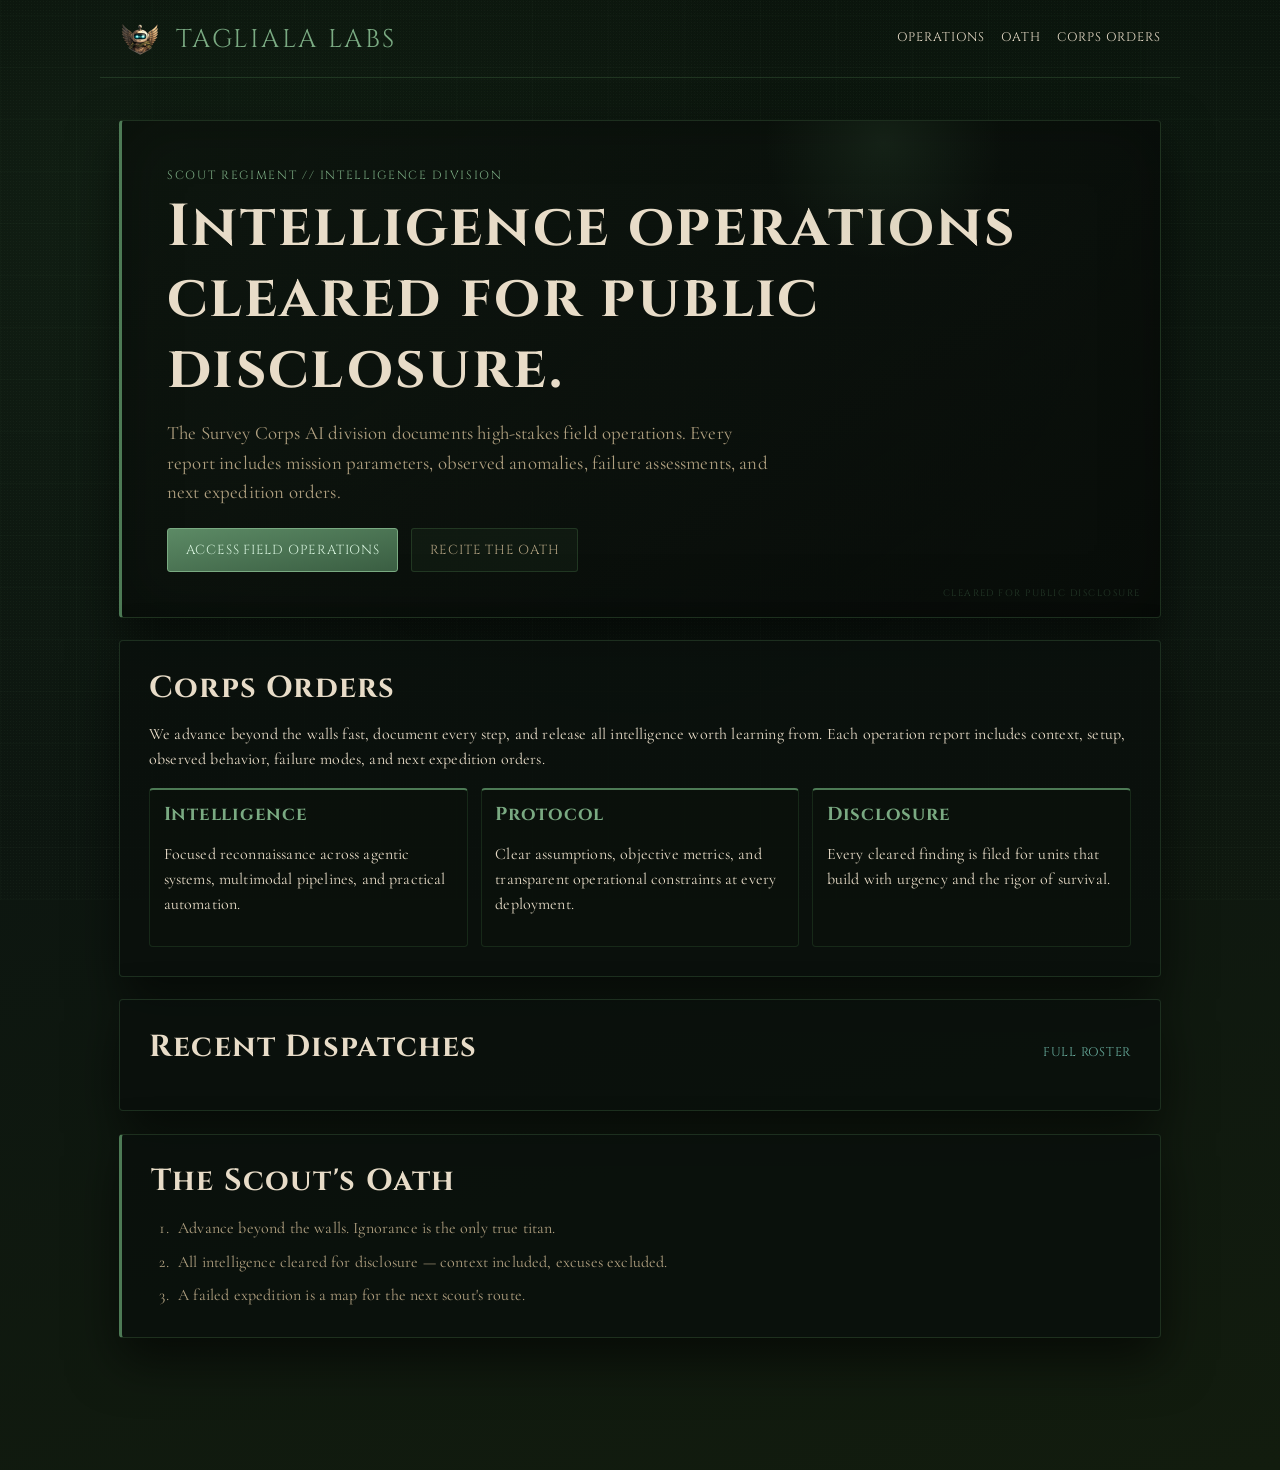
<file: index.html>
<!DOCTYPE html>
<html lang="en">
<head>
  <meta charset="UTF-8" />
  <meta name="viewport" content="width=device-width, initial-scale=1.0" />
  <title>Tagliala Labs | AI Experiments</title>
  <meta name="description" content="Tagliala Labs publishes cinematic AI experiments, field notes, and prototype reports." />
  <meta property="og:title" content="Tagliala Labs" />
  <meta property="og:description" content="Experimental AI work logs and prototype archives from Tagliala Labs." />
  <meta property="og:type" content="website" />
  <meta property="og:url" content="https://tagliala-labs.github.io/" />
  <link rel="preconnect" href="https://fonts.googleapis.com" />
  <link rel="preconnect" href="https://fonts.gstatic.com" crossorigin />
  <link href="https://fonts.googleapis.com/css2?family=Cinzel:wght@500;700;800&family=Cormorant+Garamond:wght@400;600;700&display=swap" rel="stylesheet" />
  <link rel="stylesheet" href="assets/css/style.css" />
</head>
<body>
  <div class="wall-texture" aria-hidden="true"></div>
  <header class="site-header reveal">
    <a class="brand" href="/" aria-label="Tagliala Labs home">
      <img src="assets/img/logo.png" class="brand-logo" width="42" height="42" alt="Tagliala Labs logo" />
      <span class="brand-text">Tagliala Labs</span>
    </a>
    <nav>
      <a href="/experiments/">Operations</a>
      <a href="#oath">Oath</a>
      <a href="#corps-orders">Corps Orders</a>
    </nav>
  </header>

  <main>
    <section class="hero reveal">
      <p class="eyebrow">Scout Regiment // Intelligence Division</p>
      <h1>Intelligence operations cleared for public disclosure.</h1>
      <p class="lead">
        The Survey Corps AI division documents high-stakes field operations. Every report includes mission parameters,
        observed anomalies, failure assessments, and next expedition orders.
      </p>
      <div class="hero-actions">
        <a class="btn btn-primary" href="/experiments/">Access Field Operations</a>
        <a class="btn btn-ghost" href="#oath">Recite the Oath</a>
      </div>
    </section>

    <section id="corps-orders" class="panel reveal">
      <h2>Corps Orders</h2>
      <p>
        We advance beyond the walls fast, document every step, and release all intelligence worth learning from.
        Each operation report includes context, setup, observed behavior, failure modes, and next expedition orders.
      </p>
      <div class="stat-grid">
        <article>
          <h3>Intelligence</h3>
          <p>Focused reconnaissance across agentic systems, multimodal pipelines, and practical automation.</p>
        </article>
        <article>
          <h3>Protocol</h3>
          <p>Clear assumptions, objective metrics, and transparent operational constraints at every deployment.</p>
        </article>
        <article>
          <h3>Disclosure</h3>
          <p>Every cleared finding is filed for units that build with urgency and the rigor of survival.</p>
        </article>
      </div>
    </section>

    <section class="featured reveal">
      <div class="section-head">
        <h2>Recent Dispatches</h2>
        <a href="/experiments/" class="text-link">Full Roster</a>
      </div>
      <div id="featured-experiments" class="card-grid" data-limit="3"></div>
    </section>

    <section id="oath" class="manifesto reveal">
      <h2>The Scout's Oath</h2>
      <ol>
        <li>Advance beyond the walls. Ignorance is the only true titan.</li>
        <li>All intelligence cleared for disclosure — context included, excuses excluded.</li>
        <li>A failed expedition is a map for the next scout's route.</li>
      </ol>
    </section>
  </main>

  <footer class="site-footer reveal">
    <p>Survey Corps Intelligence // Tagliala Labs</p>
    <p><a href="/experiments/">Enter the dispatch roster</a></p>
  </footer>

  <script type="module" src="assets/js/main.js"></script>
</body>
</html>
</file>
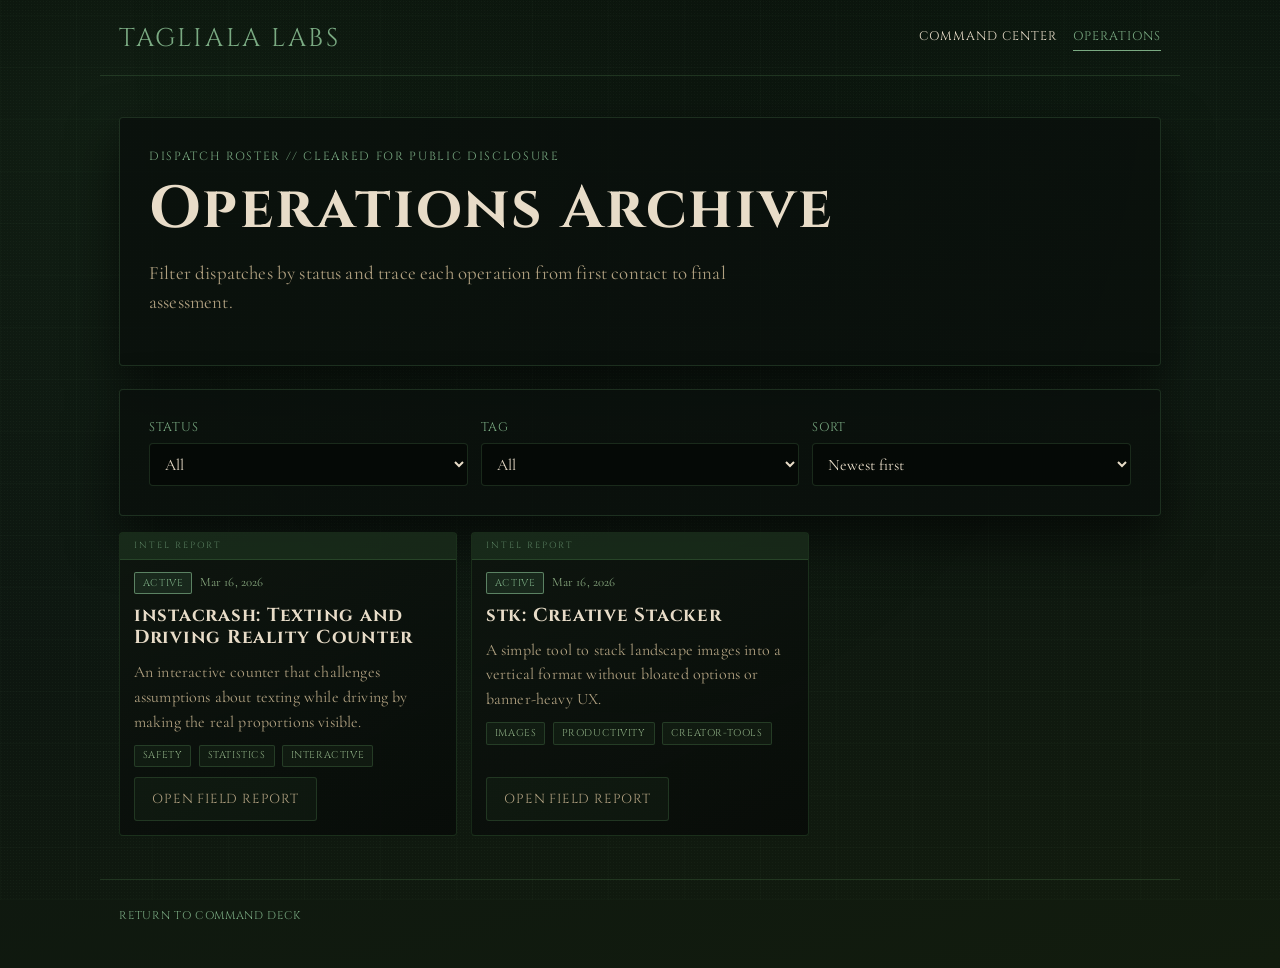
<file: experiments/index.html>
<!DOCTYPE html>
<html lang="en">
<head>
  <meta charset="UTF-8" />
  <meta name="viewport" content="width=device-width, initial-scale=1.0" />
  <title>Experiments | Tagliala Labs</title>
  <meta name="description" content="All published AI experiments from Tagliala Labs." />
  <link rel="preconnect" href="https://fonts.googleapis.com" />
  <link rel="preconnect" href="https://fonts.gstatic.com" crossorigin />
  <link href="https://fonts.googleapis.com/css2?family=Cinzel:wght@500;700;800&family=Cormorant+Garamond:wght@400;600;700&display=swap" rel="stylesheet" />
  <link rel="stylesheet" href="/assets/css/style.css" />
</head>
<body>
  <div class="wall-texture" aria-hidden="true"></div>
  <header class="site-header compact reveal">
    <a class="brand" href="/" aria-label="Tagliala Labs home">
      <span class="brand-text">Tagliala Labs</span>
    </a>
    <nav>
      <a href="/">Command Center</a>
      <a href="/experiments/" aria-current="page">Operations</a>
    </nav>
  </header>

  <main class="archive-main">
    <section class="archive-head reveal">
      <p class="eyebrow">Dispatch Roster // Cleared for Public Disclosure</p>
      <h1>Operations Archive</h1>
      <p class="lead">Filter dispatches by status and trace each operation from first contact to final assessment.</p>
    </section>

    <section class="filters reveal" aria-label="Operation filters">
      <label>
        Status
        <select id="status-filter">
          <option value="all">All</option>
        </select>
      </label>
      <label>
        Tag
        <select id="tag-filter">
          <option value="all">All</option>
        </select>
      </label>
      <label>
        Sort
        <select id="sort-filter">
          <option value="newest">Newest first</option>
          <option value="oldest">Oldest first</option>
        </select>
      </label>
    </section>

    <section class="reveal">
      <div id="archive-list" class="card-grid"></div>
      <p id="archive-empty" class="empty-state" hidden>No operations match these parameters.</p>
    </section>
  </main>

  <footer class="site-footer reveal">
    <p><a href="/">Return to command deck</a></p>
  </footer>

  <script type="module" src="/assets/js/main.js"></script>
  <script type="module" src="/assets/js/experiments.js"></script>
</body>
</html>
</file>
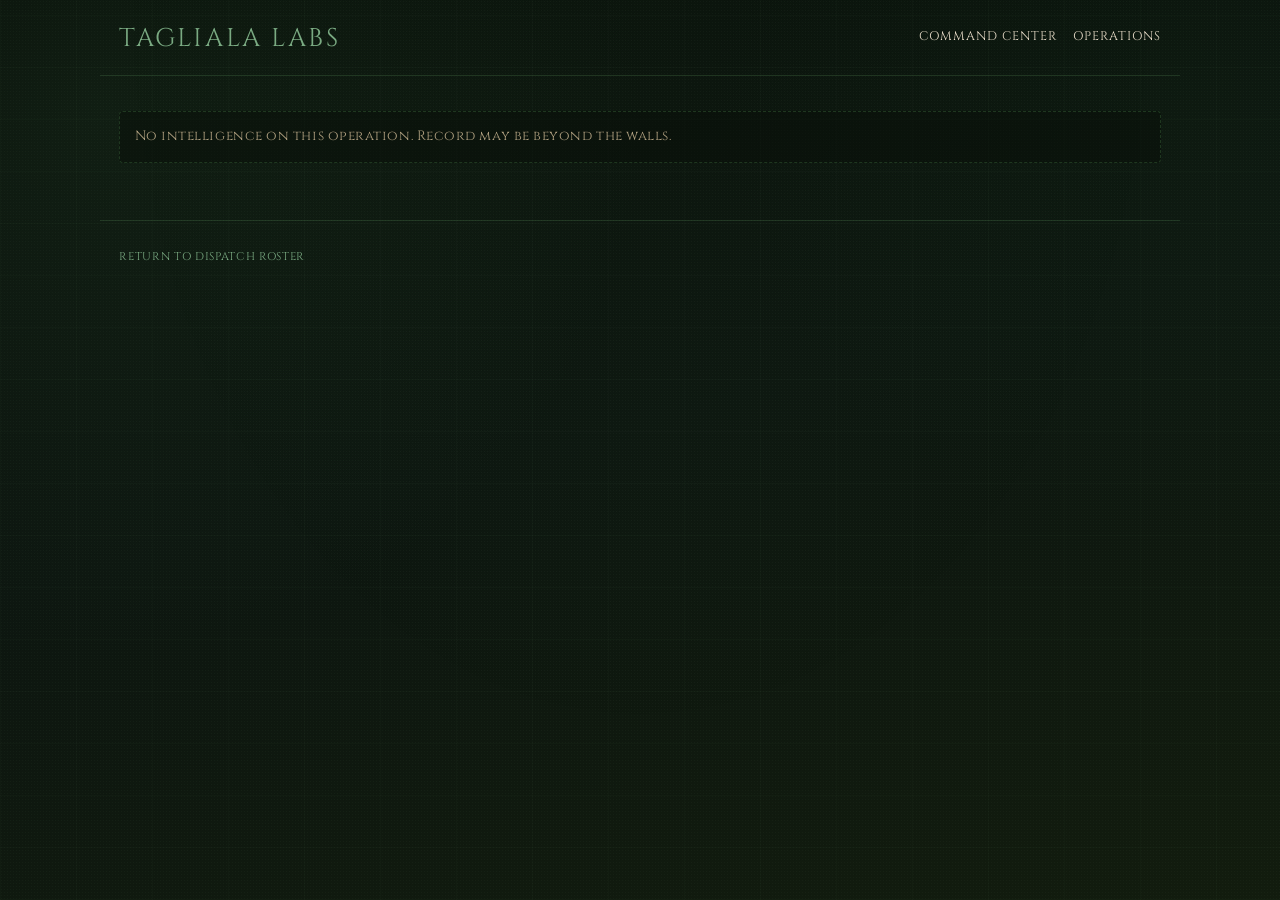
<file: experiment.html>
<!DOCTYPE html>
<html lang="en">
<head>
  <meta charset="UTF-8" />
  <meta name="viewport" content="width=device-width, initial-scale=1.0" />
  <title>Experiment | Tagliala Labs</title>
  <meta name="description" content="Detailed AI experiment report from Tagliala Labs." />
  <link rel="preconnect" href="https://fonts.googleapis.com" />
  <link rel="preconnect" href="https://fonts.gstatic.com" crossorigin />
  <link href="https://fonts.googleapis.com/css2?family=Cinzel:wght@500;700;800&family=Cormorant+Garamond:wght@400;600;700&display=swap" rel="stylesheet" />
  <link rel="stylesheet" href="/assets/css/style.css" />
</head>
<body>
  <div class="wall-texture" aria-hidden="true"></div>
  <header class="site-header compact reveal">
    <a class="brand" href="/" aria-label="Tagliala Labs home">
      <span class="brand-text">Tagliala Labs</span>
    </a>
    <nav>
      <a href="/">Command Center</a>
      <a href="/experiments/">Operations</a>
    </nav>
  </header>

  <main class="detail-main">
    <article id="experiment-detail" class="experiment-detail reveal" aria-live="polite"></article>
    <p id="detail-error" class="empty-state" hidden>No intelligence on this operation. Record may be beyond the walls.</p>
  </main>

  <footer class="site-footer reveal">
    <p><a href="/experiments/">Return to dispatch roster</a></p>
  </footer>

  <script type="module" src="/assets/js/main.js"></script>
  <script type="module" src="/assets/js/experiments.js"></script>
</body>
</html>
</file>
<file: assets/css/style.css>
:root {
  --bg-night: #080d0a;
  --bg-iron: #101812;
  --bg-smoke: #192416;
  --ink-light: #e8dcc8;
  --ink-muted: #b0a080;
  --accent-corps: #4d7a55;
  --accent-corps-light: #7aaa82;
  --accent-teal: #6ab0a0;
  --accent-gold: #c4a84f;
  --danger: #8b1a1a;
  --line: rgba(100, 160, 100, 0.22);
  --panel: rgba(10, 16, 12, 0.84);
  --panel-strong: rgba(6, 10, 7, 0.93);
  --shadow-heavy: 0 22px 50px rgba(0, 0, 0, 0.58);
  --radius: 4px;
  --radius-sm: 3px;
  --max-width: 1080px;
}

* {
  box-sizing: border-box;
}

html,
body {
  margin: 0;
  min-height: 100%;
}

body {
  font-family: "Cormorant Garamond", Georgia, serif;
  color: var(--ink-light);
  background:
    radial-gradient(circle at 8% 12%, rgba(50, 90, 55, 0.22), transparent 38%),
    radial-gradient(circle at 92% 10%, rgba(30, 65, 35, 0.16), transparent 32%),
    linear-gradient(165deg, #060b07 0%, #0d1610 48%, #121c0e 100%);
  line-height: 1.55;
  letter-spacing: 0.01em;
}

/* Stone wall grid overlay */
body::before {
  content: "";
  position: fixed;
  inset: 0;
  pointer-events: none;
  z-index: -2;
  background:
    repeating-linear-gradient(
      0deg,
      rgba(150, 200, 150, 0.022) 0px,
      rgba(150, 200, 150, 0.022) 1px,
      transparent 1px,
      transparent 52px
    ),
    repeating-linear-gradient(
      90deg,
      rgba(150, 200, 150, 0.022) 0px,
      rgba(150, 200, 150, 0.022) 1px,
      transparent 1px,
      transparent 76px
    );
}

body::after {
  content: "";
  position: fixed;
  inset: 0;
  pointer-events: none;
  z-index: -1;
  background: radial-gradient(ellipse at 50% 0%, rgba(80, 140, 80, 0.06), transparent 58%);
}

.wall-texture {
  position: fixed;
  inset: 0;
  pointer-events: none;
  z-index: -1;
  opacity: 0.16;
  background-image:
    radial-gradient(rgba(160, 210, 160, 0.25) 1px, transparent 1px),
    radial-gradient(rgba(20, 30, 20, 0.3) 1px, transparent 1px);
  background-size: 3px 3px, 5px 5px;
  background-position: 0 0, 2px 2px;
  animation: drift 30s linear infinite;
}

a {
  color: var(--ink-light);
  text-decoration: none;
}

a:hover {
  color: #e0f5e8;
}

.site-header {
  width: min(100%, var(--max-width));
  margin: 0 auto;
  padding: 1.2rem 1.2rem 1rem;
  display: flex;
  align-items: center;
  justify-content: space-between;
  gap: 1rem;
  border-bottom: 1px solid var(--line);
}

.site-header nav {
  display: flex;
  gap: 1rem;
  font-family: "Cinzel", "Times New Roman", serif;
  text-transform: uppercase;
  letter-spacing: 0.08em;
  font-size: 0.78rem;
}

.site-header nav a {
  border-bottom: 1px solid transparent;
  padding-bottom: 0.2rem;
  transition: color 160ms ease, border-color 160ms ease;
}

.site-header nav a:hover,
.site-header nav a[aria-current="page"] {
  border-color: var(--accent-corps-light);
  color: var(--accent-corps-light);
}

.brand {
  display: inline-flex;
  align-items: center;
  gap: 0.9rem;
}

.brand-text {
  font-family: "Cinzel", "Times New Roman", serif;
  font-size: clamp(1.1rem, 2.6vw, 1.6rem);
  letter-spacing: 0.1em;
  text-transform: uppercase;
  color: var(--accent-corps-light);
}

.brand-logo {
  width: 42px;
  height: 42px;
  display: block;
  flex-shrink: 0;
  image-rendering: -webkit-optimize-contrast;
  image-rendering: crisp-edges;
}

main,
.archive-main,
.detail-main {
  width: min(100%, var(--max-width));
  margin: 0 auto;
  padding: 1.2rem;
}

/* ── Hero ── */
.hero {
  margin-top: 1.4rem;
  padding: clamp(1.4rem, 4vw, 2.8rem);
  border: 1px solid var(--line);
  border-left: 3px solid var(--accent-corps);
  border-radius: var(--radius);
  background: linear-gradient(145deg, rgba(14, 22, 15, 0.95), rgba(8, 12, 9, 0.9));
  box-shadow: var(--shadow-heavy), inset 0 0 60px rgba(0, 0, 0, 0.28);
  position: relative;
  overflow: hidden;
}

.hero::before {
  content: "CLEARED FOR PUBLIC DISCLOSURE";
  position: absolute;
  bottom: 1rem;
  right: 1.2rem;
  font-family: "Cinzel", "Times New Roman", serif;
  font-size: 0.58rem;
  letter-spacing: 0.16em;
  color: var(--accent-corps);
  opacity: 0.4;
  text-transform: uppercase;
}

.hero::after {
  content: "";
  position: absolute;
  inset: -20% 15% auto auto;
  width: 240px;
  height: 240px;
  border-radius: 50%;
  background: radial-gradient(circle, rgba(77, 122, 85, 0.16), transparent 70%);
}

.eyebrow {
  margin: 0;
  color: var(--accent-corps-light);
  font-family: "Cinzel", "Times New Roman", serif;
  text-transform: uppercase;
  letter-spacing: 0.14em;
  font-size: 0.74rem;
}

h1,
h2,
h3,
.card-title {
  margin: 0;
  font-family: "Cinzel", "Times New Roman", serif;
  line-height: 1.2;
  letter-spacing: 0.04em;
}

h1 {
  font-size: clamp(1.9rem, 6.5vw, 3.7rem);
  margin-top: 0.5rem;
}

h2 {
  font-size: clamp(1.3rem, 3.8vw, 1.9rem);
}

.lead {
  margin-top: 0.9rem;
  max-width: 68ch;
  color: var(--ink-muted);
  font-size: clamp(1rem, 2.3vw, 1.18rem);
}

.hero-actions {
  margin-top: 1.3rem;
  display: flex;
  gap: 0.8rem;
  flex-wrap: wrap;
}

.btn {
  display: inline-flex;
  align-items: center;
  justify-content: center;
  min-height: 44px;
  padding: 0.65rem 1.1rem;
  border-radius: var(--radius-sm);
  border: 1px solid transparent;
  font-family: "Cinzel", "Times New Roman", serif;
  letter-spacing: 0.06em;
  font-size: 0.82rem;
  text-transform: uppercase;
  transition: transform 220ms ease, background-color 220ms ease, border-color 220ms ease;
}

.btn:hover {
  transform: translateY(-2px);
}

.btn-primary {
  background: linear-gradient(170deg, #5c8a65, #3a5e42);
  border-color: #7aaa82;
  color: #d4f0da;
}

.btn-primary:hover {
  background: linear-gradient(170deg, #6e9e78, #4a7055);
}

.btn-ghost {
  border-color: var(--line);
  background: rgba(80, 140, 80, 0.08);
  color: var(--ink-muted);
}

.btn-ghost:hover {
  border-color: rgba(100, 160, 100, 0.5);
  color: var(--ink-light);
}

/* ── Panels ── */
.panel,
.featured,
.manifesto,
.archive-head,
.filters,
.experiment-detail,
.not-found {
  margin-top: 1.4rem;
  border-radius: var(--radius);
  border: 1px solid var(--line);
  background: var(--panel);
  box-shadow: var(--shadow-heavy);
  padding: clamp(1rem, 2.7vw, 1.8rem);
}

.stat-grid {
  margin-top: 1rem;
  display: grid;
  grid-template-columns: repeat(3, minmax(0, 1fr));
  gap: 0.8rem;
}

.stat-grid article {
  border: 1px solid rgba(80, 140, 80, 0.2);
  border-top: 2px solid var(--accent-corps);
  background: rgba(10, 18, 11, 0.5);
  border-radius: var(--radius);
  padding: 0.85rem;
}

.stat-grid h3 {
  color: var(--accent-corps-light);
  margin-bottom: 0.4rem;
}

.section-head {
  display: flex;
  align-items: baseline;
  justify-content: space-between;
  gap: 0.8rem;
}

.text-link {
  font-family: "Cinzel", "Times New Roman", serif;
  color: var(--accent-teal);
  letter-spacing: 0.06em;
  font-size: 0.78rem;
  text-transform: uppercase;
  border-bottom: 1px solid transparent;
}

.text-link:hover {
  border-color: var(--accent-teal);
  color: var(--accent-teal);
}

/* ── Experiment cards ── */
.card-grid {
  margin-top: 1rem;
  display: grid;
  grid-template-columns: repeat(3, minmax(0, 1fr));
  gap: 0.9rem;
}

.experiment-card {
  border: 1px solid rgba(80, 140, 80, 0.22);
  border-radius: var(--radius);
  background: linear-gradient(155deg, rgba(14, 22, 15, 0.92), rgba(8, 12, 9, 0.94));
  display: flex;
  flex-direction: column;
  padding: 0;
  min-height: 220px;
  overflow: hidden;
  transition: transform 220ms ease, border-color 220ms ease, box-shadow 220ms ease;
}

.experiment-card:hover {
  transform: translateY(-4px);
  border-color: rgba(122, 170, 130, 0.7);
  box-shadow: 0 12px 32px rgba(0, 0, 0, 0.52), 0 0 0 1px rgba(80, 140, 80, 0.2);
}

.card-stamp {
  font-family: "Cinzel", "Times New Roman", serif;
  font-size: 0.56rem;
  letter-spacing: 0.22em;
  color: rgba(122, 170, 130, 0.65);
  background: rgba(50, 90, 55, 0.3);
  border-bottom: 1px solid rgba(80, 140, 80, 0.28);
  padding: 0.38rem 0.85rem;
  text-transform: uppercase;
}

.card-content {
  padding: 0.75rem 0.85rem 0.85rem;
  display: flex;
  flex-direction: column;
  gap: 0.65rem;
  flex: 1;
}

.experiment-card .btn {
  margin-top: auto;
  width: fit-content;
}

.meta-line {
  display: flex;
  gap: 0.45rem;
  flex-wrap: wrap;
  font-size: 0.8rem;
  color: #8aaa80;
  align-items: center;
}

.chip {
  border: 1px solid rgba(100, 160, 100, 0.25);
  background: rgba(80, 130, 80, 0.1);
  border-radius: 2px;
  padding: 0.15rem 0.5rem;
  font-family: "Cinzel", "Times New Roman", serif;
  letter-spacing: 0.06em;
  text-transform: uppercase;
  font-size: 0.62rem;
}

.chip.status-active {
  border-color: rgba(122, 170, 130, 0.7);
  background: rgba(77, 122, 85, 0.2);
  color: var(--accent-corps-light);
}

.chip.status-archived {
  border-color: rgba(196, 168, 79, 0.6);
  background: rgba(196, 168, 79, 0.1);
  color: var(--accent-gold);
}

.chip.status-paused {
  border-color: rgba(139, 26, 26, 0.7);
  background: rgba(139, 26, 26, 0.15);
  color: #c47474;
}

.experiment-card p {
  margin: 0;
  color: var(--ink-muted);
  font-size: 1rem;
}

/* ── Manifesto / Oath ── */
.manifesto {
  border-left: 3px solid var(--accent-corps);
}

.manifesto ol {
  margin: 1rem 0 0;
  padding-left: 1.4rem;
  display: grid;
  gap: 0.55rem;
  color: var(--ink-muted);
}

.manifesto li {
  padding-left: 0.3rem;
}

/* ── Filters ── */
.filters {
  display: grid;
  grid-template-columns: repeat(3, minmax(0, 1fr));
  gap: 0.8rem;
}

label {
  display: grid;
  gap: 0.35rem;
  font-family: "Cinzel", "Times New Roman", serif;
  font-size: 0.78rem;
  letter-spacing: 0.06em;
  text-transform: uppercase;
  color: var(--accent-corps-light);
}

select {
  min-height: 42px;
  border-radius: var(--radius);
  border: 1px solid var(--line);
  color: var(--ink-light);
  background: var(--panel-strong);
  padding: 0.6rem 0.7rem;
  font-family: "Cormorant Garamond", Georgia, serif;
  font-size: 1rem;
}

/* ── Detail page ── */
.experiment-detail {
  background: linear-gradient(155deg, rgba(14, 22, 15, 0.93), rgba(8, 12, 9, 0.93));
  border-left: 3px solid var(--accent-corps);
}

.experiment-detail header {
  border-bottom: 1px solid rgba(80, 140, 80, 0.2);
  margin-bottom: 1rem;
  padding-bottom: 0.8rem;
}

.experiment-detail .body {
  font-size: 1.12rem;
  color: #c8d8b8;
}

.experiment-detail .body h2,
.experiment-detail .body h3 {
  margin-top: 1.2rem;
  color: var(--accent-corps-light);
}

.experiment-detail .body p,
.experiment-detail .body li {
  margin: 0.5rem 0;
}

.experiment-detail .body ul {
  padding-left: 1.2rem;
}

/* ── Footer ── */
.site-footer {
  width: min(100%, var(--max-width));
  margin: 1.5rem auto 2rem;
  padding: 1rem 1.2rem 0;
  border-top: 1px solid var(--line);
  color: #607050;
  display: flex;
  align-items: center;
  justify-content: space-between;
  gap: 0.8rem;
  flex-wrap: wrap;
  font-family: "Cinzel", "Times New Roman", serif;
  text-transform: uppercase;
  letter-spacing: 0.06em;
  font-size: 0.7rem;
}

.site-footer a {
  color: var(--accent-corps-light);
}

.empty-state {
  margin-top: 1rem;
  border: 1px dashed rgba(80, 140, 80, 0.3);
  border-radius: var(--radius);
  background: rgba(8, 14, 9, 0.5);
  padding: 0.9rem;
  color: var(--ink-muted);
  font-family: "Cinzel", "Times New Roman", serif;
  font-size: 0.85rem;
  letter-spacing: 0.04em;
}

/* ── 404 ── */
.not-found {
  width: min(100% - 2rem, 620px);
  margin: 8vh auto;
  text-align: center;
}

.not-found h1 {
  font-size: clamp(3.2rem, 18vw, 8rem);
  color: var(--danger);
  text-shadow: 0 0 40px rgba(139, 26, 26, 0.5);
}

/* ── Reveal animation ── */
.reveal {
  opacity: 0;
  transform: translateY(14px);
  transition: opacity 650ms ease, transform 650ms ease;
}

.reveal.is-visible {
  opacity: 1;
  transform: translateY(0);
}

@keyframes drift {
  from { transform: translate3d(0, 0, 0); }
  to   { transform: translate3d(-14px, -12px, 0); }
}

/* ── Responsive ── */
@media (max-width: 900px) {
  .card-grid,
  .stat-grid {
    grid-template-columns: repeat(2, minmax(0, 1fr));
  }
}

@media (max-width: 700px) {
  .site-header {
    flex-direction: column;
    align-items: flex-start;
    gap: 0.65rem;
  }

  .card-grid,
  .stat-grid,
  .filters {
    grid-template-columns: 1fr;
  }

  .hero-actions {
    width: 100%;
  }

  .btn {
    width: 100%;
  }
}

@media (prefers-reduced-motion: reduce) {
  *,
  *::before,
  *::after {
    animation: none !important;
    transition: none !important;
    scroll-behavior: auto !important;
  }

  .reveal {
    opacity: 1;
    transform: none;
  }
}
</file>
